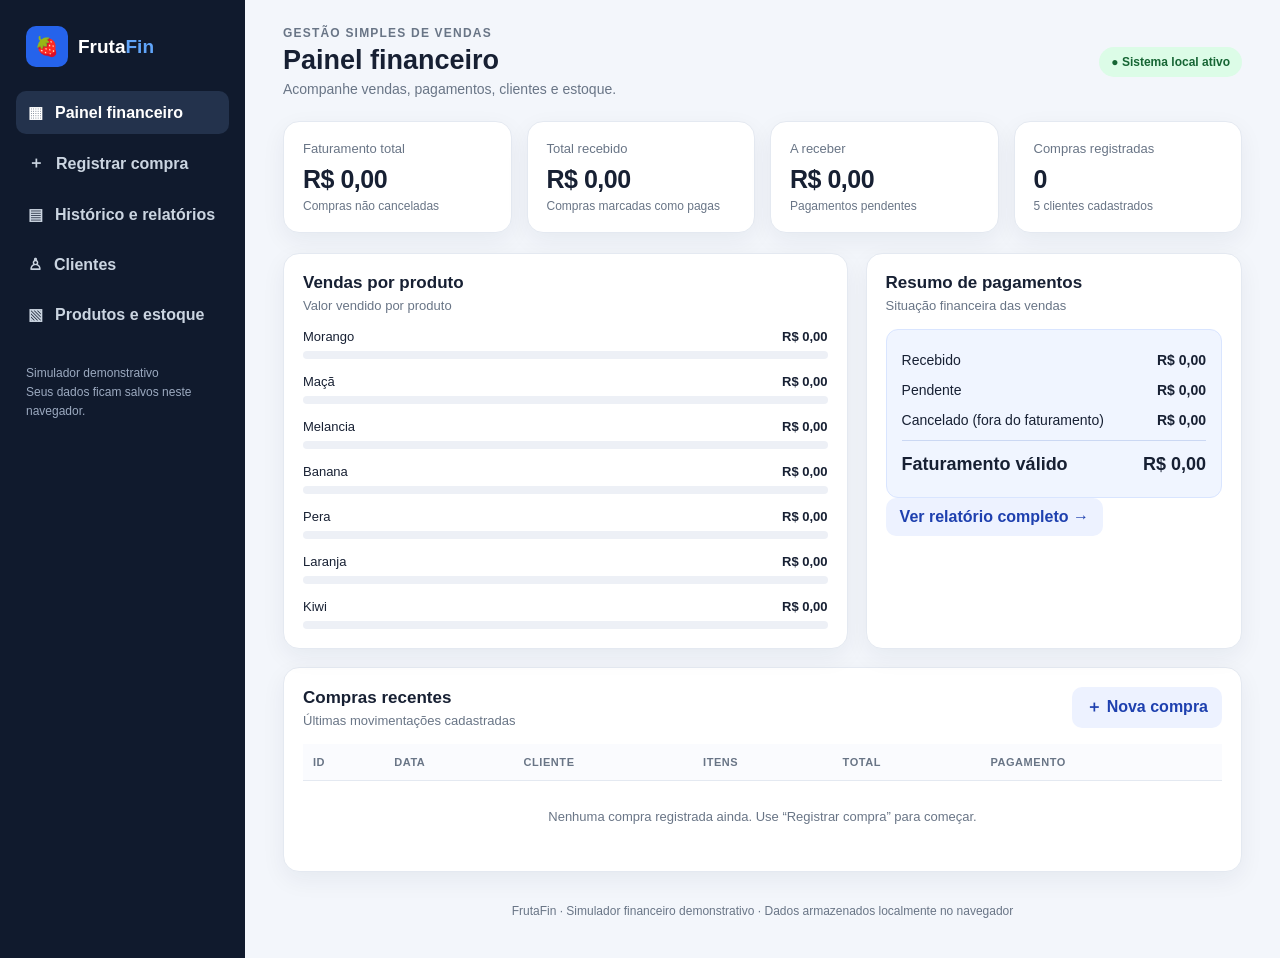
<file: index.html>
<!DOCTYPE html>
<html lang="pt-BR">
<head>
<meta charset="UTF-8">
<meta name="viewport" content="width=device-width, initial-scale=1.0">
<title>Simulador Financeiro | Frutaria</title>
<link rel="stylesheet" href="style.css">
</head>
<body>
<div class="app">
<aside class="sidebar">
  <div class="brand"><span class="brand-icon">🍓</span><span>Fruta<span style="color:#60a5fa">Fin</span></span></div>
  <nav class="nav" aria-label="Navegação principal">
    <button class="active" data-view="dashboard">▦ <span>Painel financeiro</span></button>
    <button data-view="compras">＋ <span>Registrar compra</span></button>
    <button data-view="historico">▤ <span>Histórico e relatórios</span></button>
    <button data-view="clientes">♙ <span>Clientes</span></button>
    <button data-view="produtos">▧ <span>Produtos e estoque</span></button>
  </nav>
  <div class="sidebar-note">Simulador demonstrativo<br>Seus dados ficam salvos neste navegador.</div>
</aside>
<main class="main">
<header class="topbar">
  <div><div class="eyebrow">Gestão simples de vendas</div><h1 id="page-title">Painel financeiro</h1><p>Acompanhe vendas, pagamentos, clientes e estoque.</p></div>
  <span class="tag">● Sistema local ativo</span>
</header>

<section class="view active" id="view-dashboard">
  <div class="stats">
    <div class="stat"><div class="stat-label">Faturamento total</div><div class="stat-value" id="stat-total">R$ 0,00</div><div class="stat-foot">Compras não canceladas</div></div>
    <div class="stat"><div class="stat-label">Total recebido</div><div class="stat-value" id="stat-paid">R$ 0,00</div><div class="stat-foot">Compras marcadas como pagas</div></div>
    <div class="stat"><div class="stat-label">A receber</div><div class="stat-value" id="stat-pending">R$ 0,00</div><div class="stat-foot">Pagamentos pendentes</div></div>
    <div class="stat"><div class="stat-label">Compras registradas</div><div class="stat-value" id="stat-count">0</div><div class="stat-foot" id="stat-clients">5 clientes cadastrados</div></div>
  </div>
  <div class="grid-2">
    <div class="panel"><div class="panel-head"><div><h2>Vendas por produto</h2><div class="panel-sub">Valor vendido por produto</div></div></div><div id="sales-bars" class="bar-list"></div></div>
    <div class="panel"><div class="panel-head"><div><h2>Resumo de pagamentos</h2><div class="panel-sub">Situação financeira das vendas</div></div></div><div id="payment-summary"></div><button class="secondary" onclick="showView('historico')">Ver relatório completo →</button></div>
  </div>
  <div class="panel"><div class="panel-head"><div><h2>Compras recentes</h2><div class="panel-sub">Últimas movimentações cadastradas</div></div><button class="secondary" onclick="showView('compras')">＋ Nova compra</button></div><div class="table-wrap"><table><thead><tr><th>ID</th><th>Data</th><th>Cliente</th><th>Itens</th><th>Total</th><th>Pagamento</th></tr></thead><tbody id="recent-table"></tbody></table></div></div>
</section>

<section class="view" id="view-compras">
  <div class="grid-2">
    <div class="panel"><div class="panel-head"><div><h2>Registrar nova compra</h2><div class="panel-sub">Selecione o cliente, produto e quantidade.</div></div></div>
      <form id="purchase-form">
        <div class="form-grid">
          <div class="field full"><label for="buy-client">Cliente *</label><select id="buy-client" required></select></div>
          <div class="field full"><label for="buy-product">Produto *</label><select id="buy-product" required></select></div>
          <div class="field"><label for="buy-qty">Quantidade *</label><input id="buy-qty" type="number" min="1" step="1" value="1" required></div>
          <div class="field"><label for="buy-date">Data da compra *</label><input id="buy-date" type="date" required></div>
          <div class="field"><label for="buy-payment">Situação do pagamento *</label><select id="buy-payment"><option value="Pendente">Pendente</option><option value="Pago">Pago</option></select></div>
          <div class="field"><label for="buy-stock">Estoque disponível</label><input id="buy-stock" readonly></div>
          <div class="field full"><label for="buy-notes">Observações (opcional)</label><input id="buy-notes" maxlength="160" placeholder="Ex.: entrega ou detalhe da compra"></div>
          <div class="field full"><button class="primary" type="submit">Registrar compra</button></div>
        </div>
      </form>
    </div>
    <div class="panel"><div class="panel-head"><div><h2>Resumo da compra</h2><div class="panel-sub">O valor é calculado automaticamente.</div></div></div>
      <div class="summary-box"><div class="summary-row"><span>Produto</span><strong id="sum-product">Morango</strong></div><div class="summary-row"><span>Preço unitário</span><strong id="sum-price">R$ 10,00</strong></div><div class="summary-row"><span>Quantidade</span><strong id="sum-qty">1</strong></div><div class="summary-row total"><span>Total</span><strong id="sum-total">R$ 10,00</strong></div></div>
      <div class="notice" style="margin-top:15px">O estoque será reduzido ao registrar a compra. Se uma compra for excluída, o estoque será devolvido. Compras canceladas não entram no faturamento.</div>
      <h2 style="font-size:15px;margin:20px 0 10px">Como funciona</h2><p class="panel-sub" style="line-height:1.7">1. Escolha o cliente e o produto.<br>2. Informe uma quantidade inteira positiva.<br>3. Defina se o pagamento já foi realizado.<br>4. Confirme para atualizar o histórico, o financeiro e o estoque.</p>
    </div>
  </div>
</section>

<section class="view" id="view-historico">
  <div class="panel"><div class="panel-head"><div><h2>Histórico e relatórios</h2><div class="panel-sub">Filtre compras, consulte clientes e altere o estado do pagamento.</div></div><button class="secondary" onclick="exportCSV()">Exportar CSV</button></div>
    <div class="filters">
      <select id="filter-client" aria-label="Filtrar por cliente"><option value="">Todos os clientes</option></select>
      <select id="filter-product" aria-label="Filtrar por produto"><option value="">Todos os produtos</option></select>
      <select id="filter-payment" aria-label="Filtrar por pagamento"><option value="">Todos os pagamentos</option><option>Pago</option><option>Pendente</option><option>Cancelado</option></select>
      <input id="filter-from" type="date" aria-label="Data inicial">
      <input id="filter-to" type="date" aria-label="Data final">
      <button class="muted-btn" onclick="clearFilters()">Limpar filtros</button>
    </div>
    <div class="stats" style="margin-bottom:15px">
      <div class="stat"><div class="stat-label">Total filtrado</div><div class="stat-value" id="filter-total">R$ 0,00</div></div>
      <div class="stat"><div class="stat-label">Recebido (filtro)</div><div class="stat-value" id="filter-paid">R$ 0,00</div></div>
      <div class="stat"><div class="stat-label">Pendente (filtro)</div><div class="stat-value" id="filter-pending">R$ 0,00</div></div>
      <div class="stat"><div class="stat-label">Registros encontrados</div><div class="stat-value" id="filter-count">0</div></div>
    </div>
    <div class="table-wrap"><table><thead><tr><th>ID</th><th>Data</th><th>Cliente</th><th>Produto</th><th>Qtd.</th><th>Unitário</th><th>Total</th><th>Pagamento</th><th>Ações</th></tr></thead><tbody id="history-table"></tbody></table></div>
  </div>
  <div class="panel"><div class="panel-head"><div><h2>Histórico por cliente</h2><div class="panel-sub">Resumo dos gastos, recebimentos e valores pendentes.</div></div></div><div class="table-wrap"><table><thead><tr><th>Cliente</th><th>Nº de compras</th><th>Total comprado</th><th>Pago</th><th>Pendente</th></tr></thead><tbody id="client-summary"></tbody></table></div></div>
</section>

<section class="view" id="view-clientes">
  <div class="panel"><div class="panel-head"><div><h2>Clientes cadastrados</h2><div class="panel-sub">Lista inicial fornecida para o simulador.</div></div></div><div class="table-wrap"><table><thead><tr><th>ID</th><th>Nome</th><th>Telefone</th><th>Compras</th><th>Total comprado</th><th>Pendente</th><th>Ação</th></tr></thead><tbody id="clients-table"></tbody></table></div></div>
</section>

<section class="view" id="view-produtos">
  <div class="panel"><div class="panel-head"><div><h2>Produtos e controle de estoque</h2><div class="panel-sub">Preços iniciais fornecidos. Edite o estoque de cada produto.</div></div></div>
    <div class="notice">O estoque inicial foi definido como 20 unidades por produto apenas para demonstração. Você pode ajustar esse valor abaixo.</div>
    <div class="product-grid" id="product-cards"></div>
  </div>
  <div class="panel"><div class="panel-head"><div><h2>Tabela de produtos</h2><div class="panel-sub">Preço atual e quantidade disponível.</div></div></div><div class="table-wrap"><table><thead><tr><th>ID</th><th>Produto</th><th>Preço unitário</th><th>Estoque atual</th><th>Valor em estoque</th></tr></thead><tbody id="products-table"></tbody></table></div></div>
</section>
<div class="footer">FrutaFin · Simulador financeiro demonstrativo · Dados armazenados localmente no navegador</div>
</main>
</div>
<div class="toast" id="toast" role="status" aria-live="polite"></div>
<script src="script.js"></script>
</body>
</html>
</file>
<file: style.css>
:root{--bg:#f3f6fb;--card:#fff;--ink:#172033;--muted:#697586;--primary:#2563eb;--primary-dark:#1d4ed8;--green:#15803d;--red:#b91c1c;--line:#e4e9f1;--shadow:0 8px 24px rgba(25,42,70,.06)}
*{box-sizing:border-box}body{margin:0;font-family:Inter,Segoe UI,Arial,sans-serif;background:var(--bg);color:var(--ink)}button,input,select{font:inherit}button{cursor:pointer;border:0;border-radius:10px;padding:10px 14px;font-weight:650}.primary{background:var(--primary);color:#fff}.primary:hover{background:var(--primary-dark)}.secondary{background:#edf2ff;color:#1e40af}.danger{background:#fee2e2;color:#991b1b}.muted-btn{background:#eef1f6;color:#344054}.app{display:grid;grid-template-columns:245px minmax(0,1fr);min-height:100vh}.sidebar{background:#101a2d;color:white;padding:26px 16px}.brand{font-size:19px;font-weight:800;padding:0 10px 24px;display:flex;gap:10px;align-items:center}.brand-icon{background:#2563eb;border-radius:10px;padding:9px}.nav{display:grid;gap:7px}.nav button{color:#cbd5e1;background:transparent;text-align:left;display:flex;gap:12px;align-items:center;padding:12px}.nav button.active,.nav button:hover{background:#23324c;color:white}.sidebar-note{font-size:12px;color:#9caac0;line-height:1.6;margin:28px 10px}.main{min-width:0;padding:26px clamp(16px,3vw,38px)}.topbar{display:flex;justify-content:space-between;align-items:center;gap:15px;margin-bottom:24px}.eyebrow{font-size:12px;color:var(--muted);text-transform:uppercase;letter-spacing:.1em;font-weight:750}.topbar h1{font-size:27px;margin:5px 0}.topbar p{margin:0;color:var(--muted);font-size:14px}.tag{border-radius:999px;padding:8px 12px;background:#dcfce7;color:#166534;font-size:12px;font-weight:750;white-space:nowrap}.view{display:none}.view.active{display:block}.stats{display:grid;grid-template-columns:repeat(4,minmax(0,1fr));gap:15px;margin-bottom:20px}.stat,.panel{background:var(--card);border:1px solid var(--line);border-radius:16px;padding:19px;box-shadow:var(--shadow)}.stat-label{color:var(--muted);font-size:13px}.stat-value{font-size:25px;font-weight:800;margin:9px 0 5px;letter-spacing:-.5px}.stat-foot{font-size:12px;color:var(--muted)}.panel{margin-bottom:18px}.panel-head{display:flex;align-items:center;justify-content:space-between;gap:12px;margin-bottom:16px}.panel h2{font-size:17px;margin:0}.panel-sub{color:var(--muted);font-size:13px;margin-top:5px}.grid-2{display:grid;grid-template-columns:minmax(0,1.2fr) minmax(280px,.8fr);gap:18px}.form-grid{display:grid;grid-template-columns:repeat(2,minmax(0,1fr));gap:14px}.field{display:grid;gap:7px}.field.full{grid-column:1/-1}label{font-size:13px;font-weight:700;color:#344054}input,select{width:100%;border:1px solid #d5dce7;background:white;border-radius:9px;padding:11px 12px;color:var(--ink);outline:none}input:focus,select:focus{border-color:#6b94f7;box-shadow:0 0 0 3px #dbeafe}.help{font-size:12px;color:var(--muted)}.inline{display:flex;gap:9px;align-items:center}.inline>*{flex:1}.summary-box{background:#f0f5ff;border:1px solid #d9e5ff;padding:15px;border-radius:12px}.summary-row{display:flex;justify-content:space-between;gap:12px;padding:7px 0;font-size:14px}.summary-row.total{border-top:1px solid #cbd8f3;margin-top:5px;padding-top:13px;font-size:18px;font-weight:800}.table-wrap{overflow-x:auto}table{border-collapse:collapse;width:100%;font-size:13px;white-space:nowrap}th,td{text-align:left;padding:12px 10px;border-bottom:1px solid var(--line)}th{font-size:11px;color:var(--muted);text-transform:uppercase;letter-spacing:.05em;background:#fafbfe}tbody tr:last-child td{border-bottom:0}.empty{text-align:center;padding:28px;color:var(--muted)}.status{display:inline-flex;border-radius:999px;padding:5px 9px;font-size:11px;font-weight:800}.paid{background:#dcfce7;color:#166534}.pending{background:#fef3c7;color:#92400e}.cancelled{background:#fee2e2;color:#991b1b}.low{color:var(--red);font-weight:750}.bar-list{display:grid;gap:15px}.bar-label{display:flex;justify-content:space-between;font-size:13px;margin-bottom:7px;gap:10px}.bar-track{height:8px;border-radius:99px;background:#edf0f6;overflow:hidden}.bar-fill{height:100%;background:#3b82f6;border-radius:99px}.filters{display:flex;flex-wrap:wrap;gap:10px;margin-bottom:16px}.filters>*{min-width:150px;flex:1}.filters button{flex:0 0 auto}.product-grid{display:grid;grid-template-columns:repeat(3,minmax(0,1fr));gap:12px}.product-card{border:1px solid var(--line);border-radius:12px;padding:15px}.product-card strong{display:block;margin-bottom:5px}.product-price{color:var(--green);font-weight:800}.product-card .small{font-size:12px;color:var(--muted);margin-top:9px}.toast{position:fixed;right:22px;bottom:22px;z-index:20;background:#14213d;color:white;padding:13px 18px;border-radius:12px;box-shadow:var(--shadow);display:none;max-width:min(400px,calc(100vw - 30px))}.toast.show{display:block}.actions{display:flex;gap:7px}.actions button{padding:7px 9px;font-size:12px}.notice{padding:12px 14px;border-radius:10px;background:#fff7ed;color:#9a3412;font-size:13px;line-height:1.5;margin-bottom:16px}.footer{font-size:12px;color:var(--muted);text-align:center;padding:14px}.mobile-menu{display:none}
@media(max-width:1050px){.stats{grid-template-columns:repeat(2,minmax(0,1fr))}.grid-2{grid-template-columns:1fr}.product-grid{grid-template-columns:repeat(2,minmax(0,1fr))}}
@media(max-width:700px){.app{grid-template-columns:1fr}.sidebar{padding:13px;position:sticky;top:0;z-index:10}.brand{padding:0 5px 12px}.nav{display:flex;overflow:auto}.nav button{white-space:nowrap;padding:9px 11px;font-size:12px}.sidebar-note{display:none}.main{padding:18px 12px}.topbar{align-items:flex-start}.topbar h1{font-size:23px}.tag{font-size:10px}.stats{gap:9px}.stat{padding:13px}.stat-value{font-size:20px}.form-grid{grid-template-columns:1fr}.field.full{grid-column:auto}.product-grid{grid-template-columns:1fr 1fr}.panel{padding:14px}.panel-head{align-items:flex-start}.filters>*{min-width:130px}}
@media(max-width:400px){.stats{grid-template-columns:1fr 1fr}.product-grid{grid-template-columns:1fr}.topbar{display:block}.tag{display:inline-block;margin-top:12px}}
</file>
